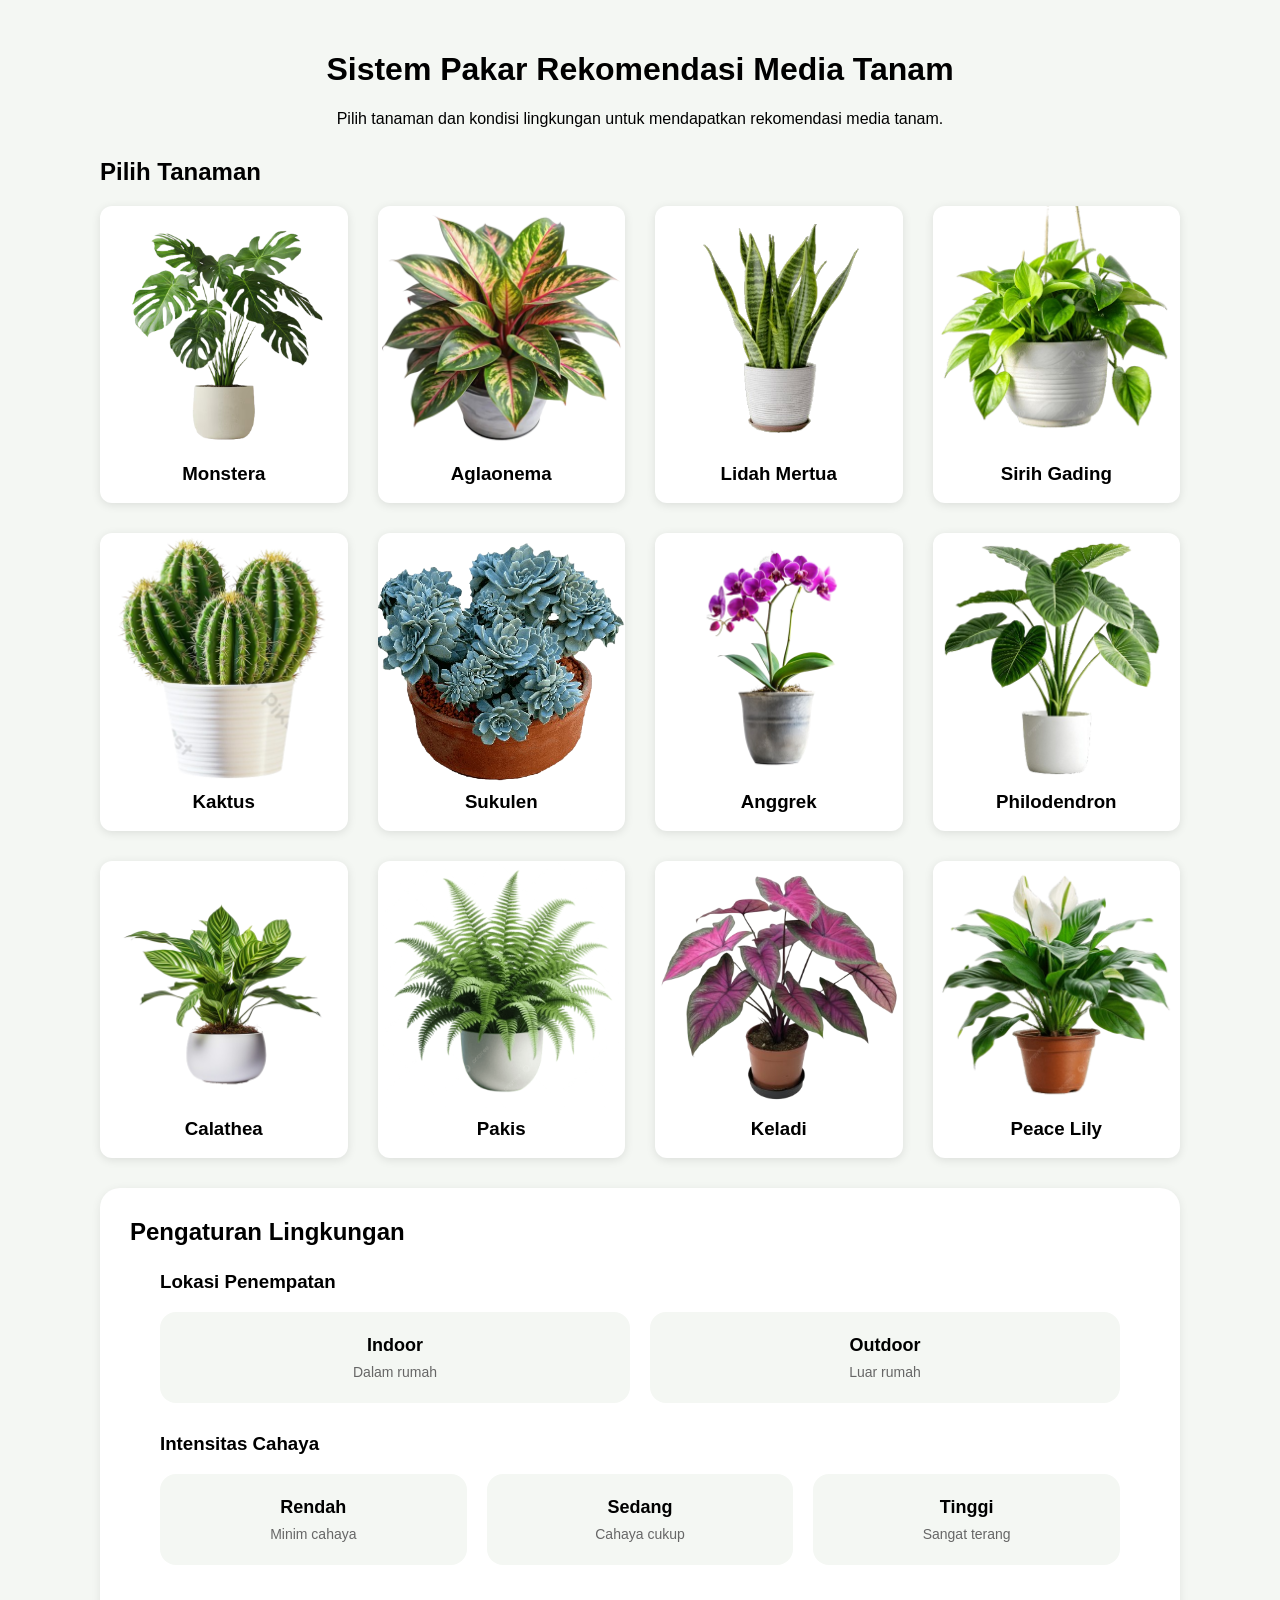
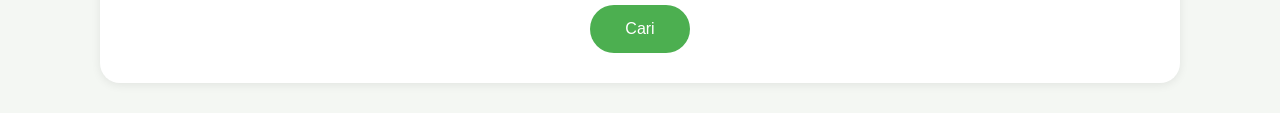
<file: index.html>
<!DOCTYPE html>
<html lang="id">
	<head>
		<meta charset="UTF-8">
		<meta name="viewport" content="width=device-width, initial-scale=1.0">
		<title>Sistem Pakar Media Tanam</title>
		<link rel="stylesheet" href="style.css">
	</head>

	<body>
		<header>
			<h1>Sistem Pakar Rekomendasi Media Tanam</h1>
			<p>Pilih tanaman dan kondisi lingkungan untuk mendapatkan rekomendasi media tanam.</p>
		</header>

		<section>
			<h2>Pilih Tanaman</h2>

			<div class="plant-grid">
				<div class="plant-card" onclick="pilihTanaman('Monstera', this)">
					<img src="assets/tanaman/monstera.png">
					<h3>Monstera</h3>
				</div>

				<div class="plant-card" onclick="pilihTanaman('Aglaonema', this)">
					<img src="assets/tanaman/aglaonema.png">
					<h3>Aglaonema</h3>
				</div>

				<div class="plant-card" onclick="pilihTanaman('Lidah Mertua', this)">
					<img src="assets/tanaman/lidahMertua.png">
					<h3>Lidah Mertua</h3>
				</div>

				<div class="plant-card" onclick="pilihTanaman('Sirih Gading', this)">
					<img src="assets/tanaman/sirihGading.png">
					<h3>Sirih Gading</h3>
				</div>

				<div class="plant-card" onclick="pilihTanaman('Kaktus', this)">
					<img src="assets/tanaman/kaktus.png">
					<h3>Kaktus</h3>
				</div>

				<div class="plant-card" onclick="pilihTanaman('Sukulen', this)">
					<img src="assets/tanaman/sukulen.png">
					<h3>Sukulen</h3>
				</div>

				<div class="plant-card" onclick="pilihTanaman('Anggrek', this)">
					<img src="assets/tanaman/anggrek.png">
					<h3>Anggrek</h3>
				</div>

				<div class="plant-card" onclick="pilihTanaman('Philodendron', this)">
					<img src="assets/tanaman/philodendron.png">
					<h3>Philodendron</h3>
				</div>

				<div class="plant-card" onclick="pilihTanaman('Calathea', this)">
					<img src="assets/tanaman/calathea.png">
					<h3>Calathea</h3>
				</div>

				<div class="plant-card" onclick="pilihTanaman('Pakis', this)">
					<img src="assets/tanaman/pakis.png">
					<h3>Pakis</h3>
				</div>

				<div class="plant-card" onclick="pilihTanaman('Keladi', this)">
					<img src="assets/tanaman/keladi.png">
					<h3>Keladi</h3>
				</div>

				<div class="plant-card" onclick="pilihTanaman('Peace Lily', this)">
					<img src="assets/tanaman/peaceLily.png">
					<h3>Peace Lily</h3>
				</div>
			</div>

		</section>

		<section class="form-section">
			<h2>Pengaturan Lingkungan</h2>

			<div class="input-group">
				<h3>Lokasi Penempatan</h3>
				<div class="choice-grid lokasi-grid">
					<div class="choice-card" onclick="pilihLokasi('Indoor', this)">
						<h4>Indoor</h4>
						<p>Dalam rumah</p>
					</div>

					<div class="choice-card" onclick="pilihLokasi('Outdoor', this)">
						<h4>Outdoor</h4>
						<p>Luar rumah</p>
					</div>
				</div>
			</div>


			<div class="input-group">
				<h3>Intensitas Cahaya</h3>
				<div class="choice-grid cahaya-grid">
					<div class="choice-card" onclick="pilihCahaya('Rendah', this)">
						<h4>Rendah</h4>
						<p>Minim cahaya</p>
					</div>

					<div class="choice-card" onclick="pilihCahaya('Sedang', this)">
						<h4>Sedang</h4>
						<p>Cahaya cukup</p>
					</div>

					<div class="choice-card" onclick="pilihCahaya('Tinggi', this)">
						<h4>Tinggi</h4>
						<p>Sangat terang</p>
					</div>
				</div>
			</div>

			<div class="button-wrapper">
				<button onclick="cariRekomendasi()">Cari</button>
			</div>

		</section>

		<section id="hasil"></section>

		<script src="script.js"></script>
		<script src="data/tanamanInfo.js"></script>
		<script src="data/mediaInfo.js"></script>
		<script src="data/rules.js"></script>
		<script src="data/evaluation.js"></script>

	</body>
</html>
</file>
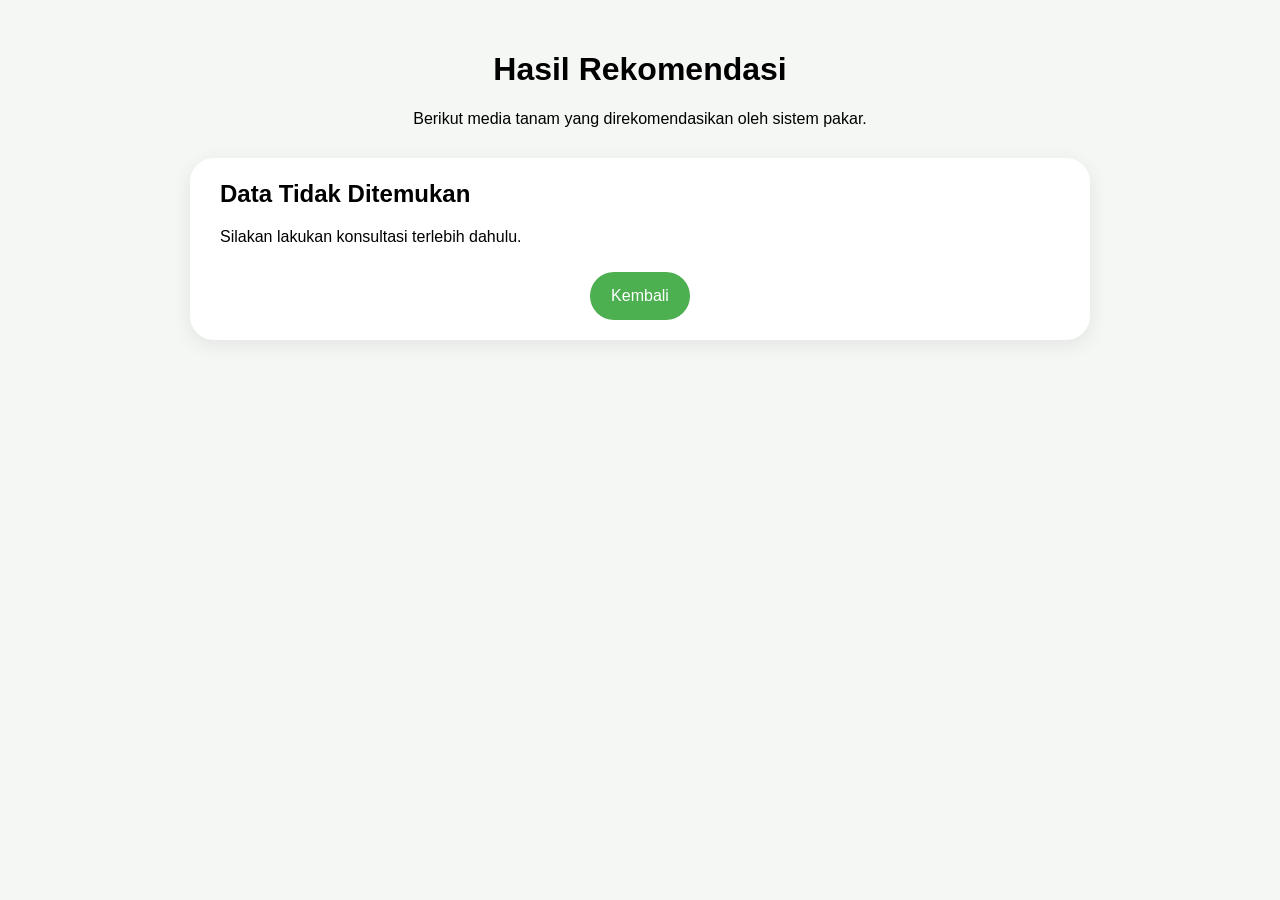
<file: hasil.html>
<!DOCTYPE html>
<html lang="id">
	<head>
		<meta charset="UTF-8">
		<meta name="viewport" content="width=device-width, initial-scale=1.0">
		<title>Hasil Rekomendasi</title>
		<link rel="stylesheet" href="style.css">
	</head>

	<body>
		<header>
			<h1>Hasil Rekomendasi</h1>
			<p>Berikut media tanam yang direkomendasikan oleh sistem pakar.</p>
		</header>

		<section id="hasil-container"></section>

		<script src="data/tanamanInfo.js"></script>
		<script src="data/mediaInfo.js"></script>
		<script src="data/evaluation.js"></script>
		<script src="hasil.js"></script>
	</body>
</html>
</file>
<file: style.css>
a {
	text-decoration: none;
}

ul {
	line-height: 1.5;
}

body {
	font-family: Arial, sans-serif;
	margin: 0;
	padding: 100px;
	padding-top: 30px;
	padding-bottom: 30px;
	background: #f4f7f3;
}

header {
	text-align: center;
	margin-bottom: 30px;
}

button {
	width: 100px;
	padding: 15px;
	border: none;
	border-radius: 30px;
	margin-top: 10px;
	font-size: 16px;
	cursor: pointer;
	background: #4CAF50;
	color: white;
	justify-content: center;
	text-align: center;
	transition: 0.25s;
  box-sizing: border-box;
}

button:hover {
	transform: translateY(-2px);
}

.plant-grid {
  display: grid;
  grid-template-columns: repeat(4, 1fr);
  gap: 30px;
}

.plant-card {
	height: 100%;
	background: white;
	border-radius: 12px;
	overflow: hidden;
	cursor: pointer;
	transition: 0.3s;
	box-shadow: 0 2px 10px rgba(0,0,0,0.1);
}

.plant-card:hover {
	background: #dff5e1;
	transform: translateY(-5px);
}

.plant-card.selected {
	background: #5fe368;
}

.plant-card img {
	width: 100%;
	aspect-ratio: 1 / 1;
	object-fit: cover;
	display: block;
}

.plant-card h3 {
	min-height: 30px;
	text-align: center;
	padding: 10px;
	margin: 0;
}

.form-section {
	margin-top: 30px;
	background: white;
	padding: 30px;
	border-radius: 20px;
	box-shadow: 0 2px 10px rgba(0,0,0,0.08);
}

.form-section h2 {
	margin-top: 0;
	margin-bottom: 25px;
}

.input-group {
	margin-bottom: 30px;
	padding: 30px;
	padding-top: 0px;
	padding-bottom: 0px;
}

.choice-grid {
	display: grid;
	grid-template-columns: repeat(2, 1fr);
	gap: 20px;
}

.cahaya-grid {
	grid-template-columns: repeat(3, 1fr);
}

.choice-card {
	background: #f4f7f3;
	border: 3px solid transparent;
	border-radius: 16px;
	padding: 20px;
	cursor: pointer;
	transition: 0.25s;
	text-align: center;
}

.choice-card:hover {
	transform: translateY(-3px);
	background: #ebf5ec;
}

.choice-card h4 {
	margin-top: 0;
	margin-bottom: 8px;
	font-size: 18px;
}

.choice-card p {
	margin: 0;
	font-size: 14px;
	color: #666;
}

.choice-card.selected {
	background: #5fe368;
}

.button-wrapper {
	display: flex;
	justify-content: center;
	align-items: center;
	height: 100%;
}

@media (max-width: 700px) {
	.choice-grid, .cahaya-grid {
		grid-template-columns: 1fr;
	}
}

#hasil-container {
	max-width: 900px;
	margin: auto;
}

.result-card {
	margin-top: 30px;
	background: white;
	padding: 30px;
	padding-top: 2px;
	padding-bottom: 20px;
	border-radius: 24px;
	box-shadow: 0 5px 20px rgba(0,0,0,0.08);
}

.result-card hr {
	margin: 30px 0;
	border: none;
	border-top: 1px solid #ddd;
}

.desc-tanaman {
  line-height: 1.8;
  text-align: justify;
	display: grid;
  place-items: center;
  margin-bottom: -15px;
}

.desc-tanaman h2, .desc-tanaman img, .desc-tanaman .desc-table{
	margin-top: 10px;
	margin-bottom: 0px;
}

.desc-table {
	text-align: center;
	width: 50%;
}

table, th, tr, td {
	border: 1px solid black;
	border-collapse: collapse;
}

.desc-table tr {
	height: 30px;
}

.hasil-image {
	width: 250px;
	aspect-ratio: 1 / 1;
	object-fit: cover;
	border-radius: 20px;
	margin-top: 20px;
	margin-bottom: 25px;
	display: block;
}

.info-table, .info-table table, .info-table tr, .info-table th, .info-table td {
	border: none;
}

.info-table .left-table {
	width: 100px;
	place-items: strecth left;
}

.info-table td {
	padding-bottom: 10px;
}

.evaluation {
	padding-left:10px;
	padding-right:10px;
	line-height: 1.8;
  text-align: justify;
}

.media-grid {
	display: grid;
	grid-template-columns: repeat(2, 1fr);
	gap: 20px;
	margin-top: 20px;
}

.media-card {
	background: #f4f7f3;
	padding: 15px;
	border-radius: 18px;
	border: 2px solid #dce8dd;
  place-items: center;
}

.media-card h3 {
	margin-top: 0;
}

.media-image {
	width: 250px;
	height: 150px;
	aspect-ratio: 1 / 1;
	object-fit: cover;
	margin-top: 20px;
	margin-bottom: 25px;
	display: block;
}

.media-card p {
  text-align: justify;
  line-height: 1.5;
}

.alasan-media {
	line-height: 1.8;
	text-align: justify;
	padding-right: 20px;
}

.fade-in {
	animation: fadeIn 0.5s ease;
}

@keyframes fadeIn {
	from {
		opacity: 0;
		transform: translateY(20px);
	}

	to {
		opacity: 1;
		transform: translateY(0);
	}
}

@media (max-width: 992px) {
	.plant-grid {
		grid-template-columns: repeat(3, 1fr);
	}
	.desc-table {
		width: 75%;
	}
	body {
		padding: 30px;
	}
}

@media (max-width: 700px) {
	.plant-grid {
		grid-template-columns: repeat(2, 1fr);
	}
	.desc-table {
		width: 100%;
	}
	.media-grid {
		grid-template-columns: 1fr;
	}
	body {
		padding: 20px;
	}
}
</file>
